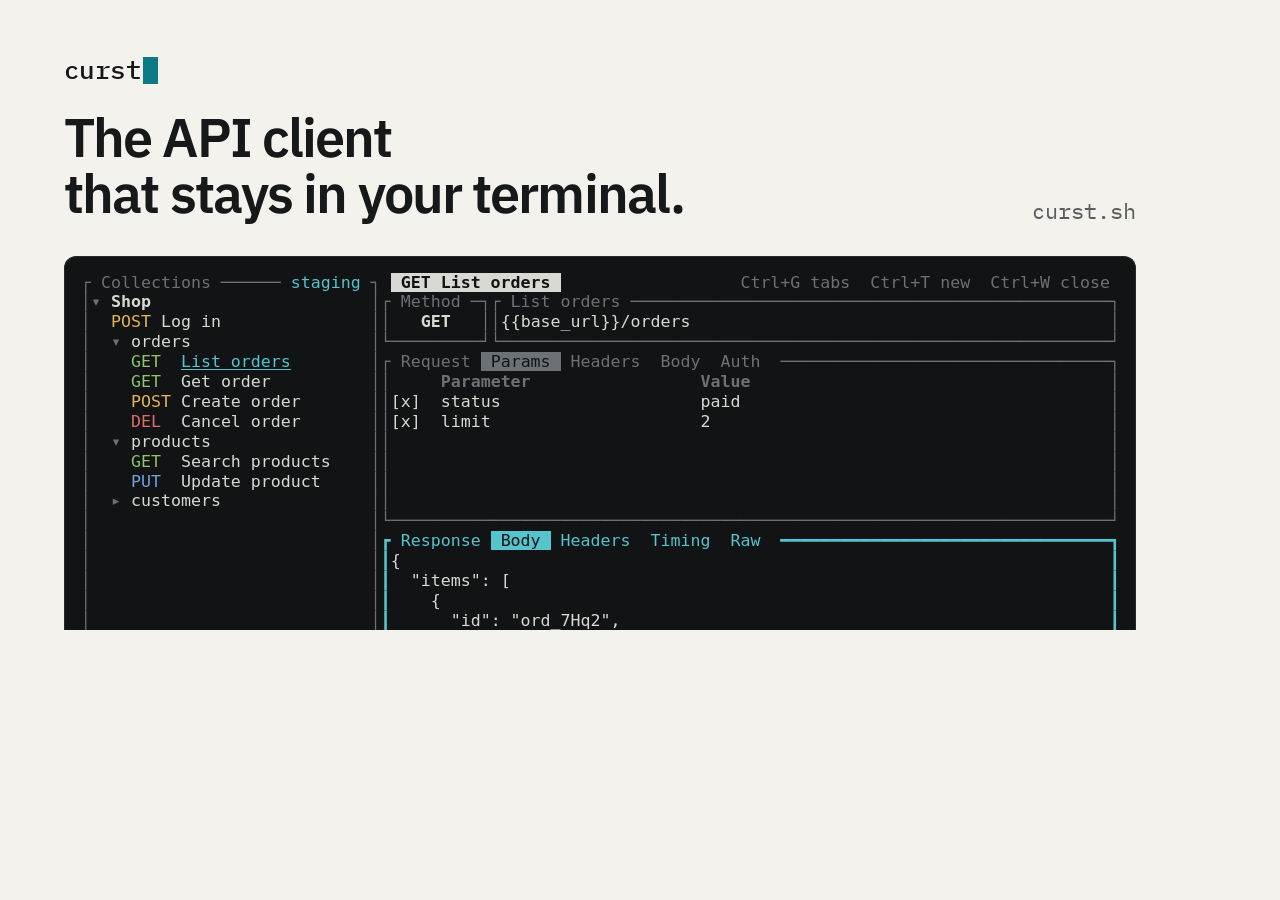
<file: site/og/og.html>
<!doctype html>
<html lang="en">
<head>
<meta charset="utf-8">
<link rel="stylesheet" href="https://fonts.googleapis.com/css2?family=IBM+Plex+Mono:wght@500&family=IBM+Plex+Sans:wght@400;600&display=swap">
<link rel="stylesheet" href="../public/style.css">
<style>
  html, body { margin: 0; width: 1200px; height: 630px; overflow: hidden; background: var(--paper); }
  .card { display: grid; grid-template-rows: auto 1fr; gap: 34px; padding: 56px 64px 0; height: 630px; }
  .top { display: flex; justify-content: space-between; align-items: flex-end; }
  h1 { font-size: 54px; }
  .mark { font-size: 26px; }
  .url { color: var(--soft); font: 400 22px/1 var(--mono); }
  .term { --size: 16.6px; border-radius: 12px 12px 0 0; border-bottom: 0; overflow: hidden; }
</style>
</head>
<body>
<div class="card">
  <div class="top">
    <div><span class="mark">curst</span><h1 style="margin-top:22px">The API client<br>that stays in your terminal.</h1></div>
    <span class="url">curst.sh</span>
  </div>
  <pre class="term" style="--cols:104"  role="img" aria-label="curst: hero"><span class="f-gray">┌ Collections ──────</span><span class="f-cyan"> staging </span><span class="f-gray">┐ </span><span class="f-screen k-ink b"> GET List orders </span>                 <span class="f-gray"> Ctrl+G tabs  Ctrl+T new  Ctrl+W close </span>
<span class="f-gray">│▾ </span><span class="b">Shop</span>                      <span class="f-gray">│┌ Method ─┐┌ List orders ────────────────────────────────────────────────┐</span>
<span class="f-gray">│</span>  <span class="f-yellow">POST </span>Log in               <span class="f-gray">││</span>   <span class="b">GET</span>   <span class="f-gray">││</span>{{base_url}}/orders                                          <span class="f-gray">│</span>
<span class="f-gray">│</span>  <span class="f-gray">▾ </span>orders                  <span class="f-gray">│└─────────┘└─────────────────────────────────────────────────────────────┘</span>
<span class="f-gray">│</span>    <span class="f-green">GET  </span><span class="f-cyan u">List orders</span>        <span class="f-gray">│┌ Request </span><span class="f-screen k-gray"> Params </span><span class="f-gray"> Headers  Body  Auth  ─────────────────────────────────┐</span>
<span class="f-gray">│</span>    <span class="f-green">GET  </span>Get order          <span class="f-gray">││</span>     <span class="f-gray b">Parameter</span>                 <span class="f-gray b">Value</span>                                    <span class="f-gray">│</span>
<span class="f-gray">│</span>    <span class="f-yellow">POST </span>Create order       <span class="f-gray">││</span>[x]  status                    paid                                     <span class="f-gray">│</span>
<span class="f-gray">│</span>    <span class="f-red">DEL  </span>Cancel order       <span class="f-gray">││</span>[x]  limit                     2                                        <span class="f-gray">│</span>
<span class="f-gray">│</span>  <span class="f-gray">▾ </span>products                <span class="f-gray">││</span>                                                                        <span class="f-gray">│</span>
<span class="f-gray">│</span>    <span class="f-green">GET  </span>Search products    <span class="f-gray">││</span>                                                                        <span class="f-gray">│</span>
<span class="f-gray">│</span>    <span class="f-blue">PUT  </span>Update product     <span class="f-gray">││</span>                                                                        <span class="f-gray">│</span>
<span class="f-gray">│</span>  <span class="f-gray">▸ </span>customers               <span class="f-gray">││</span>                                                                        <span class="f-gray">│</span>
<span class="f-gray">│</span>                            <span class="f-gray">│└────────────────────────────────────────────────────────────────────────┘</span>
<span class="f-gray">│</span>                            <span class="f-gray">│</span><span class="f-cyan">┏ Response </span><span class="f-screen k-cyan"> Body </span><span class="f-cyan"> Headers  Timing  Raw  ━━━━━━━━━━━━━━━━━━━━━━━━━━━━━━━━━┓</span>
<span class="f-gray">│</span>                            <span class="f-gray">│</span><span class="f-cyan">┃</span>{                                                                       <span class="f-cyan">┃</span>
<span class="f-gray">│</span>                            <span class="f-gray">│</span><span class="f-cyan">┃</span>  "items": [                                                            <span class="f-cyan">┃</span>
<span class="f-gray">│</span>                            <span class="f-gray">│</span><span class="f-cyan">┃</span>    {                                                                   <span class="f-cyan">┃</span>
<span class="f-gray">│</span>                            <span class="f-gray">│</span><span class="f-cyan">┃</span>      "id": "ord_7Hq2",                                                 <span class="f-cyan">┃</span>
<span class="f-gray">│</span>                            <span class="f-gray">│</span><span class="f-cyan">┃</span>      "status": "paid",                                                 <span class="f-cyan">┃</span>
<span class="f-gray">│</span>                            <span class="f-gray">│</span><span class="f-cyan">┃</span>      "total": 129.5,                                                   <span class="f-cyan">┃</span>
<span class="f-gray">│</span>                            <span class="f-gray">│</span><span class="f-cyan">┃</span>      "currency": "EUR",                                                <span class="f-cyan">┃</span>
<span class="f-gray">│</span>                            <span class="f-gray">│</span><span class="f-cyan">┃</span>      "customer": {                                                     <span class="f-cyan">┃</span>
<span class="f-gray">│</span>                            <span class="f-gray">│</span><span class="f-cyan">┃</span>        "id": "cus_41",                                                 <span class="f-cyan">┃</span>
<span class="f-gray">└────────────────────────────┘</span><span class="f-cyan">┗━━━━━━━━━━━━━━━━━━━━━━━━━━━━━━━━━━━━━━━━━━━━━━━━</span><span class="f-green"> 200 · 142.0 ms · 282 B </span><span class="f-cyan">┛</span>
<span class="b"> ←→ </span><span class="f-gray">tab </span><span class="b"> ↑↓ </span><span class="f-gray">scroll </span><span class="b"> s </span><span class="f-gray">save </span><span class="b"> y </span><span class="f-gray">copy body </span>
<span class="b"> Ctrl+R </span><span class="f-gray">send </span><span class="b"> Ctrl+S </span><span class="f-gray">save </span><span class="b"> Ctrl+E </span><span class="f-gray">environments </span><span class="b"> Ctrl+O </span><span class="f-gray">settings </span><span class="b"> Ctrl+P </span><span class="f-gray">commands </span><span class="b"> F1 </span><span class="f-gray">help </span><span class="b"> Ctrl+C </span><span class="f-gray">quit </span></pre>
</div>
</body>
</html>
</file>
<file: site/public/style.css>
:root {
  --paper: #f4f2ec;
  --ink: #17181a;
  --soft: #5b5d61;
  --faint: #8d8f93;
  --rule: #dcd8ce;
  --chip: #e9e6dd;
  --accent: #0b7a83;

  --sans: "IBM Plex Sans", system-ui, sans-serif;
  --mono: "IBM Plex Mono", ui-monospace, Menlo, Consolas, monospace;
  --term-font: ui-monospace, "SF Mono", Menlo, Consolas, "DejaVu Sans Mono", monospace;

  /* the terminal the screens are drawn in, the same in both page themes */
  --t-screen: #111315;
  --t-ink: #d9d9d3;
  --t-edge: #26292c;
  --t-gray: #6c7176;
  --t-red: #e06c62;
  --t-green: #8fc46a;
  --t-yellow: #e2b553;
  --t-blue: #6fa3e0;
  --t-magenta: #c690da;
  --t-cyan: #55c4cc;
  --t-white: #e8e8e3;
  --t-black: #111315;

  color-scheme: light;
}

@media (prefers-color-scheme: dark) {
  :root:not([data-theme="light"]) {
    --paper: #121314;
    --ink: #e7e6e1;
    --soft: #a2a3a6;
    --faint: #6f7174;
    --rule: #2a2c2f;
    --chip: #1d1f21;
    --accent: #5cc8d0;
    --t-screen: #0b0c0d;
    --t-edge: #2a2d30;

    color-scheme: dark;
  }
}

:root[data-theme="dark"] {
  --paper: #121314;
  --ink: #e7e6e1;
  --soft: #a2a3a6;
  --faint: #6f7174;
  --rule: #2a2c2f;
  --chip: #1d1f21;
  --accent: #5cc8d0;
  --t-screen: #0b0c0d;
  --t-edge: #2a2d30;

  color-scheme: dark;
}

* {
  box-sizing: border-box;
}

html {
  -webkit-text-size-adjust: 100%;
}

body {
  margin: 0;
  background: var(--paper);
  color: var(--ink);
  font: 400 17px/1.6 var(--sans);
  -webkit-font-smoothing: antialiased;
}

a {
  color: inherit;
  text-decoration-color: var(--accent);
  text-decoration-thickness: 1px;
  text-underline-offset: 3px;
}

a:hover {
  color: var(--accent);
}

code,
kbd {
  font-family: var(--mono);
  font-size: 0.86em;
}

code {
  padding: 0.1em 0.35em;
  border-radius: 4px;
  background: var(--chip);
}

kbd {
  display: inline-block;
  padding: 0 0.4em;
  border: 1px solid var(--rule);
  border-bottom-width: 2px;
  border-radius: 4px;
  line-height: 1.5;
}

main,
.bar,
.foot {
  width: min(1080px, 100% - 32px);
  margin-inline: auto;
}

/* header */

.bar {
  display: flex;
  align-items: center;
  justify-content: space-between;
  padding: 22px 0;
}

.mark {
  font: 500 18px/1 var(--mono);
  letter-spacing: -0.02em;
  text-decoration: none;
}

.mark::after {
  content: "";
  display: inline-block;
  width: 0.55em;
  height: 1.05em;
  margin-left: 2px;
  vertical-align: -0.2em;
  background: var(--accent);
}

.bar nav {
  display: flex;
  gap: 22px;
  font-size: 15px;
}

.bar nav a {
  color: var(--soft);
  text-decoration: none;
}

.bar nav a:hover {
  color: var(--ink);
}

/* hero */

.hero {
  max-width: 760px;
  padding: 88px 0 48px;
}

h1 {
  margin: 0;
  font-size: clamp(38px, 6.4vw, 66px);
  font-weight: 600;
  line-height: 1.04;
  letter-spacing: -0.035em;
}

.kicker {
  display: block;
  margin-bottom: 22px;
  color: var(--faint);
  font: 400 14px/1.4 var(--mono);
  letter-spacing: 0;
}

.lede {
  max-width: 600px;
  margin: 26px 0 36px;
  color: var(--soft);
  font-size: 19px;
}

.install {
  max-width: 640px;
  border: 1px solid var(--rule);
  border-radius: 8px;
  overflow: hidden;
}

.tabs {
  display: flex;
  border-bottom: 1px solid var(--rule);
}

.tabs button {
  padding: 9px 14px;
  border: 0;
  border-right: 1px solid var(--rule);
  background: none;
  color: var(--faint);
  font: 400 13px/1 var(--mono);
  cursor: pointer;
}

.tabs button[aria-selected="true"] {
  color: var(--ink);
  box-shadow: inset 0 -2px 0 var(--accent);
}

.cmd {
  display: flex;
  align-items: center;
  gap: 12px;
  padding: 14px 14px 14px 16px;
}

.cmd code {
  flex: 1;
  min-width: 0;
  padding: 0;
  overflow-x: auto;
  background: none;
  font-size: 14px;
  white-space: nowrap;
  scrollbar-width: none;
}

.prompt {
  color: var(--faint);
  user-select: none;
}

.copy {
  flex: none;
  padding: 5px 10px;
  border: 1px solid var(--rule);
  border-radius: 5px;
  background: none;
  color: var(--soft);
  font: 400 12px/1 var(--mono);
  cursor: pointer;
}

.copy:hover {
  color: var(--ink);
  border-color: var(--faint);
}

.links {
  margin: 20px 0 0;
  color: var(--faint);
  font-size: 14px;
}

.links a {
  color: var(--soft);
}

.sep {
  margin: 0 8px;
}

/* screens */

.screen {
  margin: 0 0 120px;
}

.term {
  --size: clamp(7px, calc((min(1080px, 100vw - 32px) - 34px) / var(--cols) / 0.605), 16.5px);

  margin: 0;
  padding: 16px;
  overflow-x: auto;
  border: 1px solid var(--t-edge);
  border-radius: 10px;
  background: var(--t-screen);
  color: var(--t-ink);
  font: 400 var(--size) / 1.2 var(--term-font);
  font-variant-ligatures: none;
  tab-size: 4;
}

.screen figcaption {
  margin-top: 14px;
  color: var(--faint);
  font-size: 14px;
}

.f-gray { color: var(--t-gray); }
.f-red { color: var(--t-red); }
.f-green { color: var(--t-green); }
.f-yellow { color: var(--t-yellow); }
.f-blue { color: var(--t-blue); }
.f-magenta { color: var(--t-magenta); }
.f-cyan { color: var(--t-cyan); }
.f-white { color: var(--t-white); }
.f-black,
.f-screen { color: var(--t-screen); }
.f-ink { color: var(--t-ink); }
.k-gray { background: var(--t-gray); }
.k-red { background: var(--t-red); }
.k-green { background: var(--t-green); }
.k-yellow { background: var(--t-yellow); }
.k-blue { background: var(--t-blue); }
.k-magenta { background: var(--t-magenta); }
.k-cyan { background: var(--t-cyan); }
.k-white { background: var(--t-white); }
.k-ink { background: var(--t-ink); }
.k-black,
.k-screen { background: var(--t-screen); }
.term .b { font-weight: 700; }
.term .d { opacity: 0.6; }
.term .i { font-style: italic; }
.term .u { text-decoration: underline; text-underline-offset: 2px; }

/* features */

.feature {
  display: grid;
  grid-template-columns: 180px minmax(0, 680px);
  gap: 0 40px;
  padding-top: 40px;
  margin-bottom: 44px;
  border-top: 1px solid var(--rule);
}

.label {
  padding-top: 6px;
  color: var(--faint);
  font: 400 13px/1.4 var(--mono);
}

h2 {
  margin: 0 0 16px;
  font-size: clamp(26px, 3.4vw, 34px);
  font-weight: 600;
  line-height: 1.15;
  letter-spacing: -0.025em;
}

.body p {
  margin: 0 0 20px;
  color: var(--soft);
}

.body p code {
  color: var(--ink);
}

.code {
  margin: 0 0 20px;
  padding: 18px 20px;
  overflow-x: auto;
  border: 1px solid var(--rule);
  border-radius: 8px;
  font: 400 13.5px/1.6 var(--mono);
}

.code .c { color: var(--faint); }
.code .s { color: var(--accent); }
.code b { font-weight: 500; color: var(--accent); }

.code-pair {
  display: grid;
  grid-template-columns: 1fr 1fr;
  gap: 16px;
  margin-top: 28px;
}

.code-pair .code {
  margin: 0;
}

.codes {
  margin: 8px 0 0;
  border-top: 1px solid var(--rule);
  font-size: 15px;
}

.codes div {
  display: flex;
  gap: 20px;
  padding: 10px 0;
  border-bottom: 1px solid var(--rule);
}

.codes dt {
  width: 20px;
  font-family: var(--mono);
  color: var(--accent);
}

.codes dd {
  margin: 0;
  color: var(--soft);
}

#cli {
  margin-bottom: 120px;
}

/* questions */

.faq {
  border-top: 1px solid var(--rule);
}

.faq details {
  border-bottom: 1px solid var(--rule);
}

.faq summary {
  display: flex;
  justify-content: space-between;
  gap: 16px;
  padding: 16px 0;
  font-weight: 500;
  cursor: pointer;
  list-style: none;
}

.faq summary::-webkit-details-marker {
  display: none;
}

.faq summary::after {
  content: "+";
  color: var(--accent);
  font-family: var(--mono);
}

.faq details[open] summary::after {
  content: "−";
}

.faq details p {
  margin: -4px 0 18px;
}

#faq {
  margin-bottom: 120px;
}

/* closing */

.closing {
  max-width: 640px;
  padding: 72px 0 96px;
  border-top: 1px solid var(--rule);
}

.closing p {
  color: var(--soft);
}

/* footer */

.foot {
  padding: 40px 0 48px;
  border-top: 1px solid var(--rule);
  color: var(--soft);
  font-size: 15px;
}

.foot .cols {
  display: flex;
  flex-wrap: wrap;
  justify-content: space-between;
  gap: 32px;
}

.foot p {
  margin: 12px 0 0;
}

.foot nav {
  display: grid;
  grid-template-columns: repeat(2, auto);
  gap: 8px 40px;
}

.foot nav a {
  text-decoration: none;
}

.foot .credit {
  margin-top: 40px;
  color: var(--faint);
  font-size: 14px;
}

.foot .credit a {
  color: var(--soft);
}

/* narrow */

@media (max-width: 760px) {
  body {
    font-size: 16px;
  }

  .hero {
    padding: 48px 0 36px;
  }

  .lede {
    font-size: 17px;
  }

  .feature {
    grid-template-columns: minmax(0, 1fr);
  }

  .label {
    margin-bottom: 12px;
  }

  .code-pair {
    grid-template-columns: minmax(0, 1fr);
  }

  .screen {
    margin-bottom: 72px;
  }

  .term {
    padding: 12px;
    border-radius: 8px;
  }

  .bar nav {
    gap: 16px;
    font-size: 14px;
  }

  .foot nav {
    grid-template-columns: minmax(0, 1fr);
  }
}
</file>
